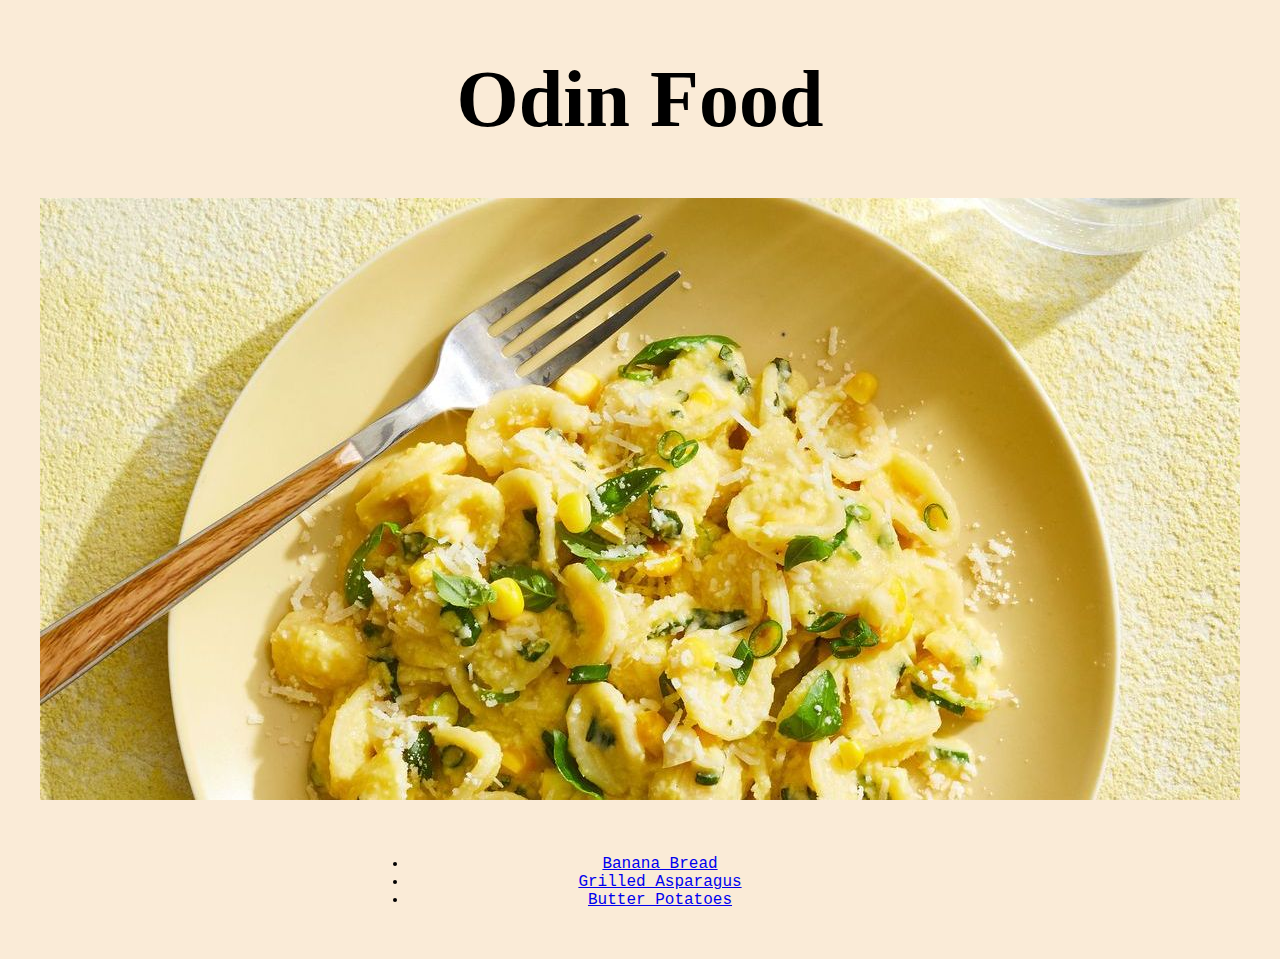
<file: index.html>
<!DOCTYPE html>
<html lang="en">
<head>
    <link rel="stylesheet" href="style.css">
    <meta charset="UTF-8">
    <meta http-equiv="X-UA-Compatible" content="IE=edge">
    <meta name="viewport" content="width=device-width, initial-scale=1.0">
    <title>Odin Food</title>
</head>
<body>
    <h1 class="title">Odin Food</h1>
    <img src="images/recipes.jpg">
    <ul class="list-holder">
        <li><a href="recipes/banana-bread.html">Banana Bread</a></li>
        <li><a href="recipes/grilled-asparagus.html">Grilled Asparagus</a></li>
        <li><a href="recipes/butter-potatoes.html">Butter Potatoes</a></li>
    </ul>
</body>
</html>
</file>
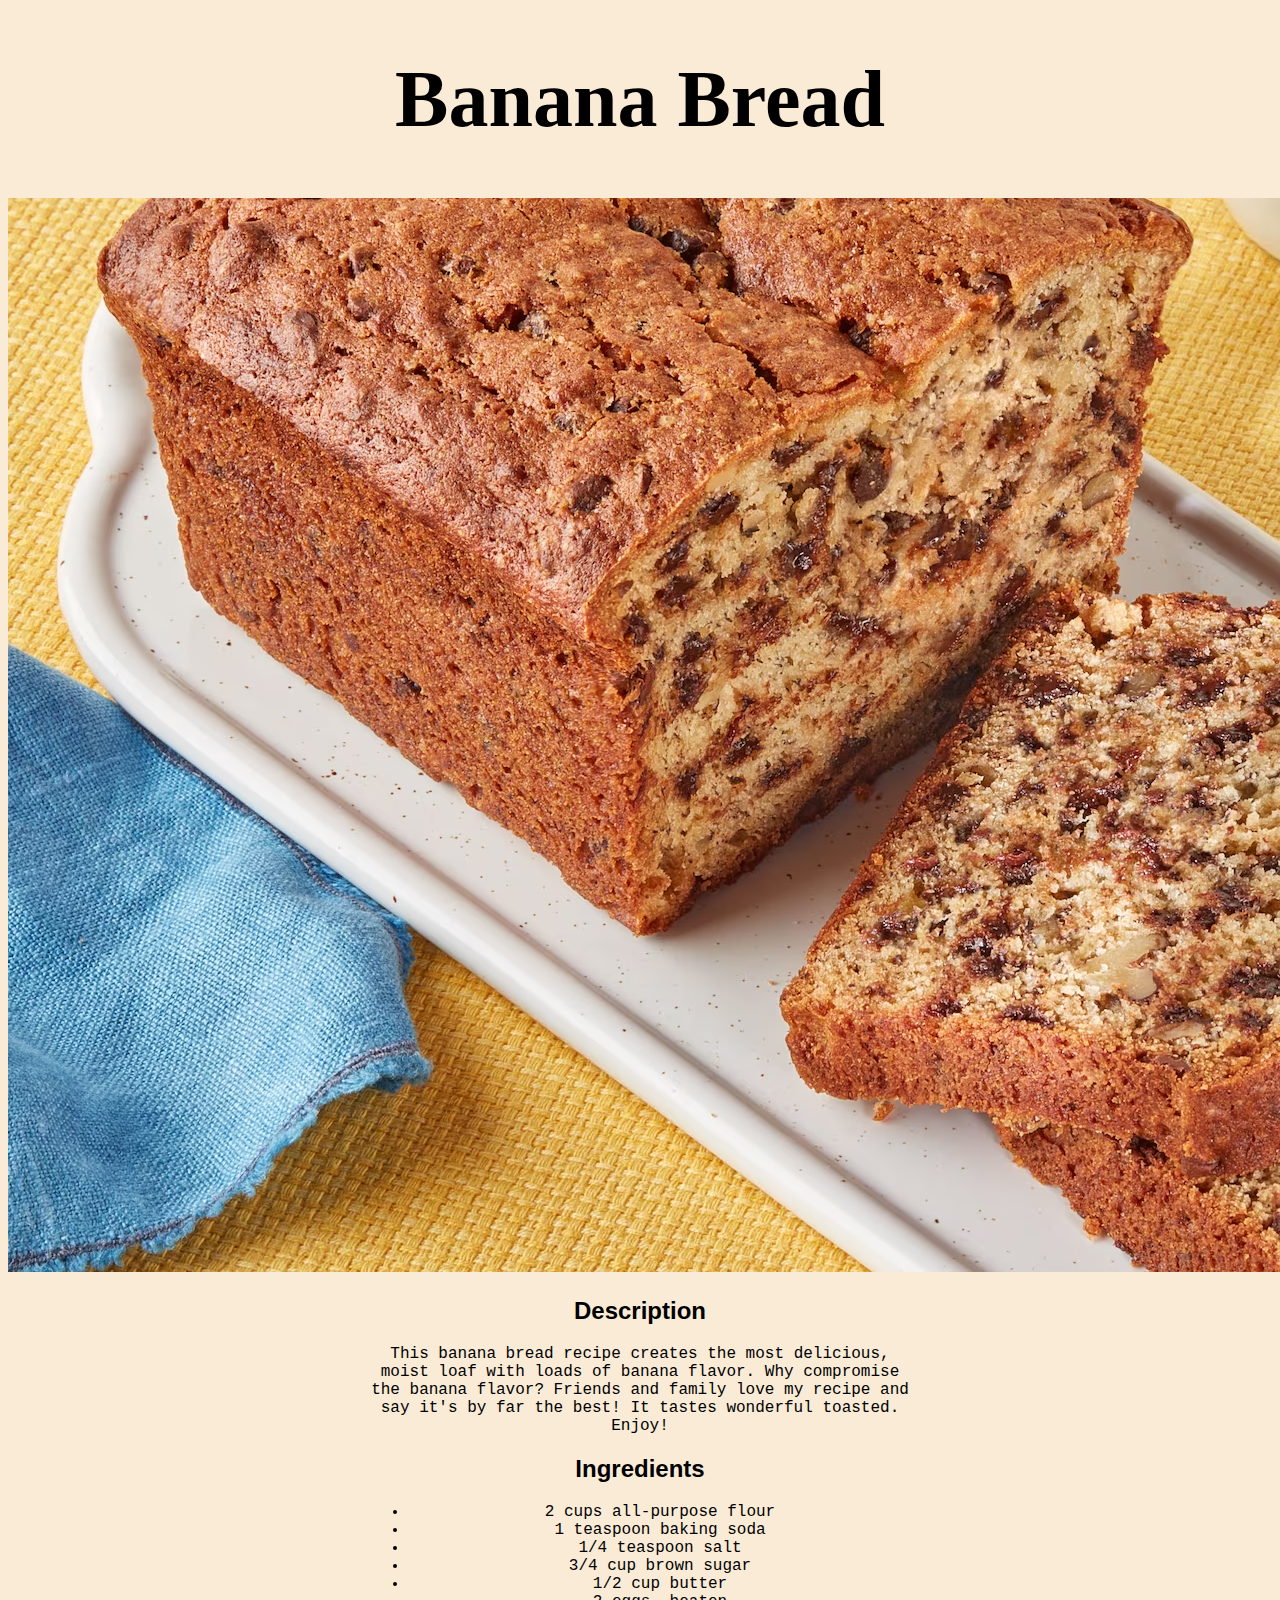
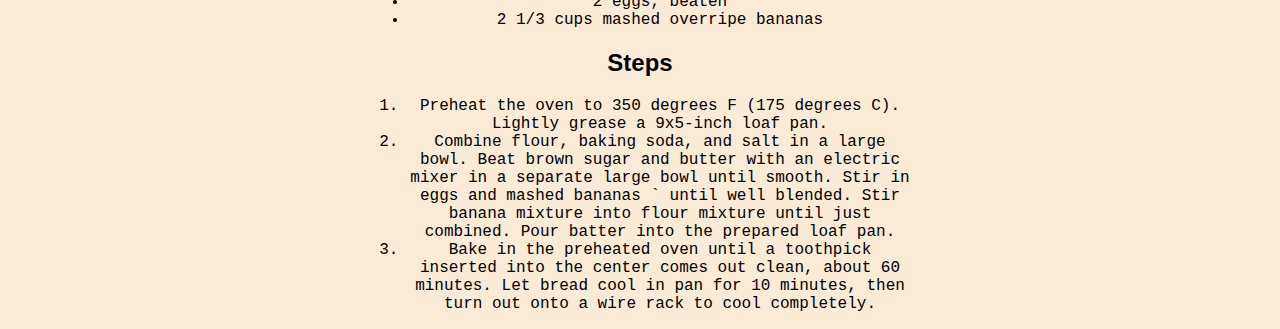
<file: recipes/banana-bread.html>
<!DOCTYPE html>
<html lang="en">
<head>
    <link rel="stylesheet" href="../style.css">
    <meta charset="UTF-8">
    <meta http-equiv="X-UA-Compatible" content="IE=edge">
    <meta name="viewport" content="width=device-width, initial-scale=1.0">
    <title>Banana Bread</title>
</head>
<body>
    <h1 class="title">Banana Bread</h1>
    <img src="../images/banana-bread.jpg" alt="An image of Banan Bread">
    <h2>Description</h2>
    <p>This banana bread recipe creates the most delicious,
        moist loaf with loads of banana flavor. Why 
        compromise the banana flavor? Friends 
        and family love my recipe and say it's by 
        far the best! It tastes wonderful toasted. Enjoy!</p>
    <h2>Ingredients</h2>
    <ul>
        <li>2 cups all-purpose flour</li>
        <li>1 teaspoon baking soda</li>
        <li>1/4 teaspoon salt</li>
        <li>3/4 cup brown sugar</li>
        <li>1/2 cup butter</li>
        <li>2 eggs, beaten</li>
        <li>2 1/3 cups mashed overripe bananas</li>
    </ul>
    <h2>Steps</h2>
    <ol>
        <li>Preheat the oven to 350 degrees F (175 degrees C). 
            Lightly grease a 9x5-inch loaf pan.</li>
        <li>Combine flour, baking soda, and salt in a large bowl.
            Beat brown sugar and butter with an electric mixer in a separate 
            large bowl until smooth. Stir in eggs and mashed bananas `
            until well blended. Stir banana mixture into flour mixture until just combined.
            Pour batter into the prepared loaf pan.</li>
        <li>Bake in the preheated oven until a toothpick inserted
            into the center comes out clean, about 60 minutes. 
            Let bread cool in pan for 10 minutes, then turn out onto a 
            wire rack to cool completely.</li>
    </ol>
</body>
</html>
</file>
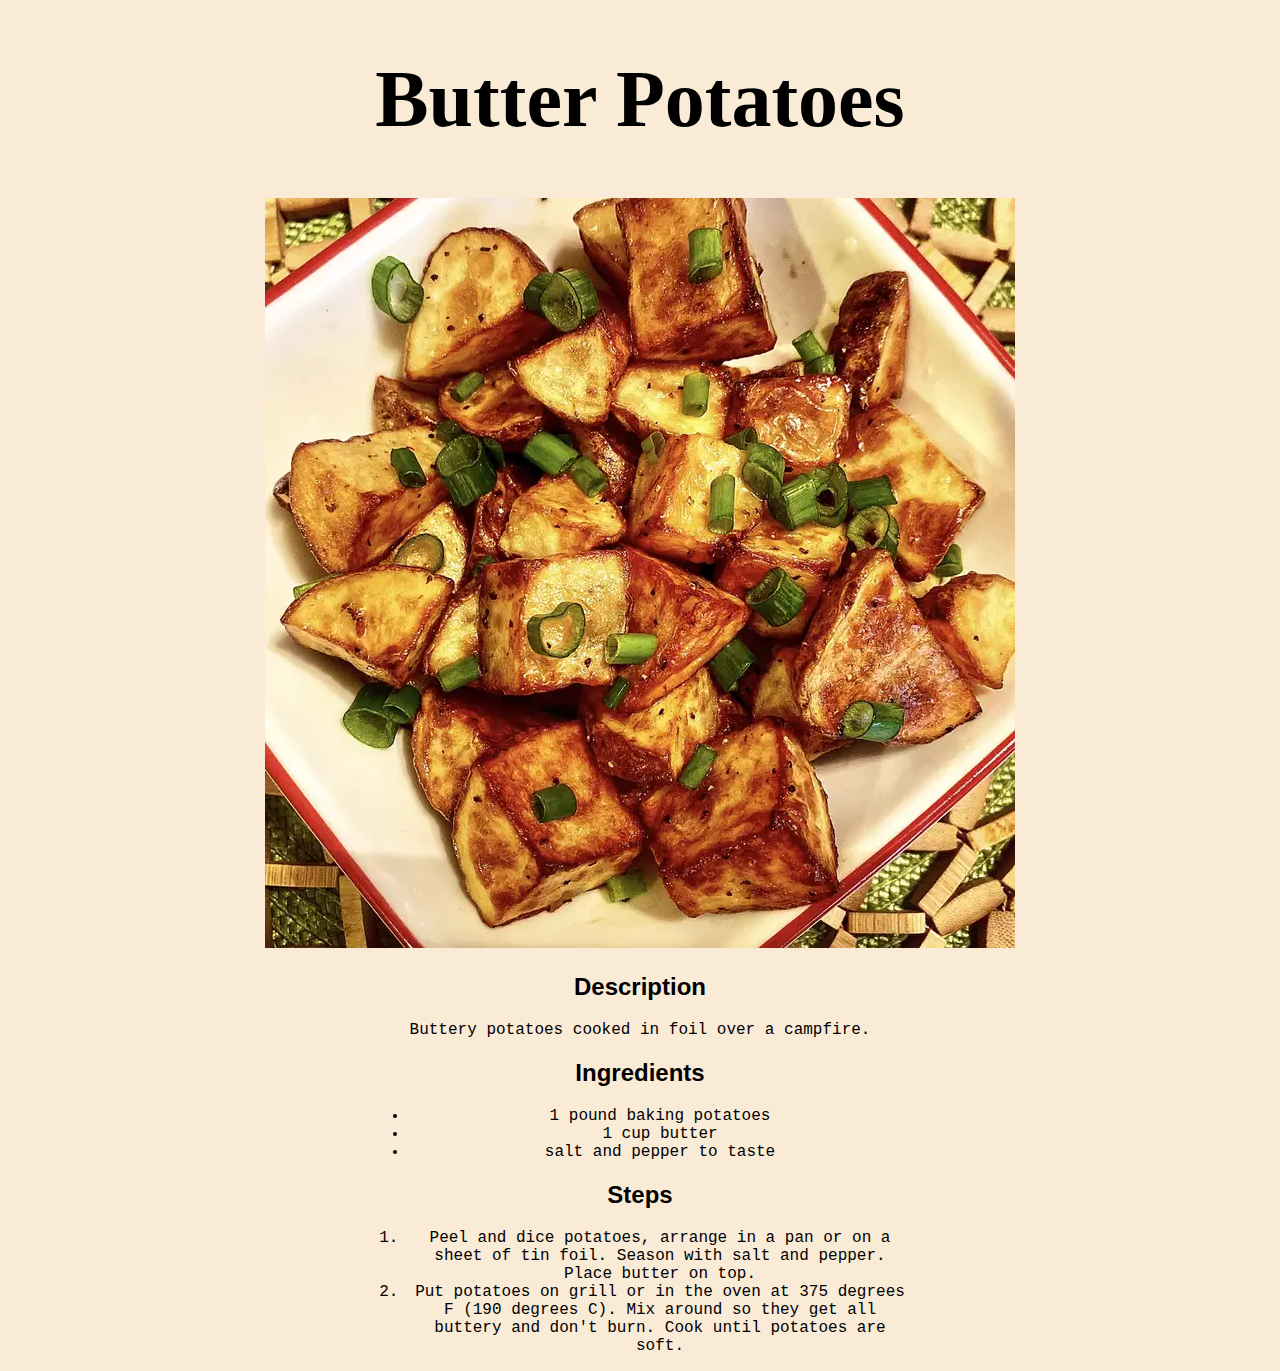
<file: recipes/butter-potatoes.html>
<!DOCTYPE html>
<html lang="en">
<head>
    <link rel="stylesheet" href="../style.css">
    <meta charset="UTF-8">
    <meta http-equiv="X-UA-Compatible" content="IE=edge">
    <meta name="viewport" content="width=device-width, initial-scale=1.0">
    <title>Butter Potatoes</title>
</head>
<body>
    <h1 class="title">Butter Potatoes</h1>
    <img src="../images/butter-potatoes.jpg">
    <h2>Description</h2>
    <p>Buttery potatoes cooked in foil over a campfire.</p>
    <h2>Ingredients</h2>
    <ul>
        <li>1 pound baking potatoes</li>
        <li>1 cup butter</li>
        <li>salt and pepper to taste</li>
    </ul>
    <h2>Steps</h2>
    <ol>
        <li>Peel and dice potatoes, arrange in a pan or 
            on a sheet of tin foil. Season with salt and 
            pepper. Place butter on top.</li>
        <li>Put potatoes on grill or in the oven at 375 
            degrees F (190 degrees C). Mix around so they 
            get all buttery and don't burn. Cook until 
            potatoes are soft.</li>
    </ol>
</body>
</html>
</file>
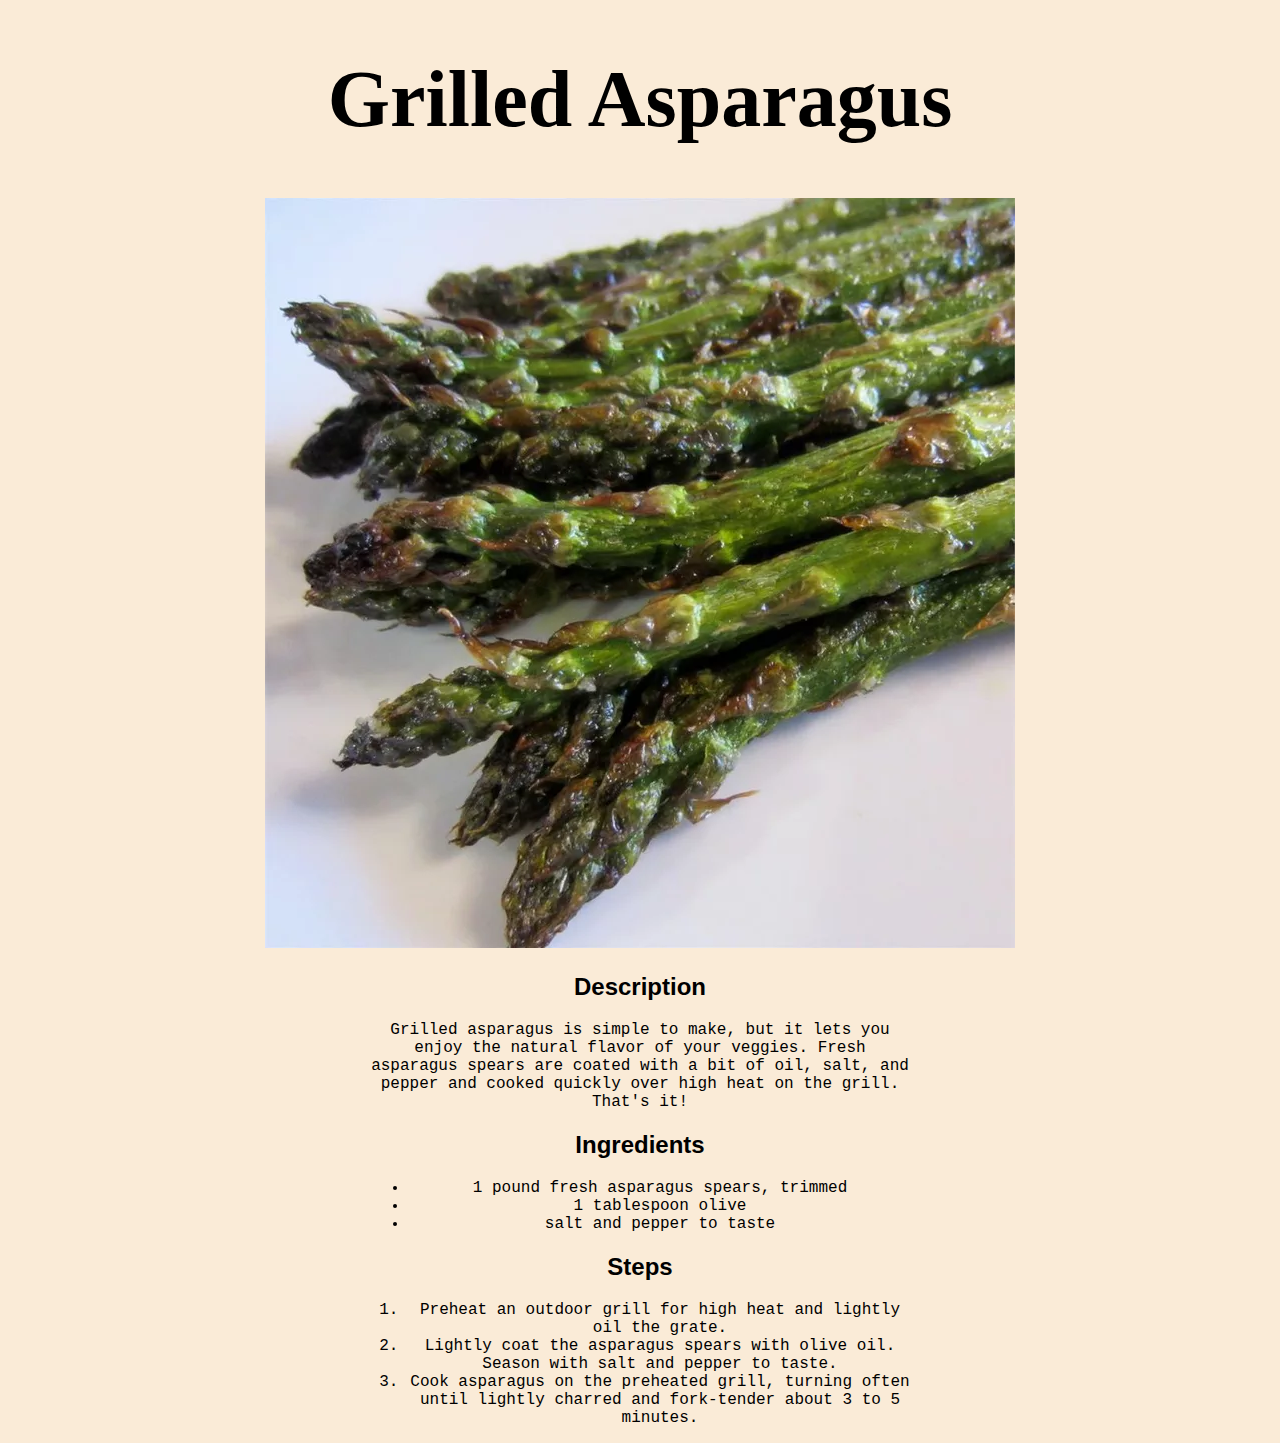
<file: recipes/grilled-asparagus.html>
<!DOCTYPE html>
<html lang="en">
<head>
    <link rel="stylesheet" href="../style.css">
    <meta charset="UTF-8">
    <meta http-equiv="X-UA-Compatible" content="IE=edge">
    <meta name="viewport" content="width=device-width, initial-scale=1.0">
    <title>Grilled Asparagus</title>
</head>
<body>
    <h1 class="title">Grilled Asparagus</h1>
    <img src="../images/grilled-asparagus.jpg">
    <h2>Description</h2>
    <p>Grilled asparagus is simple to make, but it lets you enjoy the natural
         flavor of your veggies. Fresh asparagus spears are coated with a bit
          of oil, salt, and pepper and cooked quickly over high heat on the grill.
           That's it!</p>
    <h2>Ingredients</h2>
    <ul>
        <li>1 pound fresh asparagus spears, trimmed</li>
        <li>1 tablespoon olive</li>
        <li>salt and pepper to taste</li>
    </ul>
    <h2>Steps</h2>
    <ol>
        <li>Preheat an outdoor grill 
            for high heat and lightly oil the grate.</li>
        <li>Lightly coat the asparagus spears with olive oil. 
            Season with salt and pepper to taste.</li>
        <li>Cook asparagus on the preheated grill, turning often 
            until lightly charred and fork-tender about 3 to 5 minutes.</li>
    </ol>
</body>
</html>
</file>
<file: style.css>
* {
    background-color: antiquewhite;
    text-align: center;
    font-family: 'Courier New', Courier, monospace;
}

h2 {
    font-family: 'Lucida Sans', 'Lucida Sans Regular', 'Lucida Grande', 'Lucida Sans Unicode', Geneva, Verdana, sans-serif;
}

p, li {
    margin: auto 360px;;
}


.title {
    font-weight: bold;
    font-size:80px;
    font-family: Georgia, 'Times New Roman', Times, serif;
}

.list-holder {
    margin: 50px auto;
}
</file>
